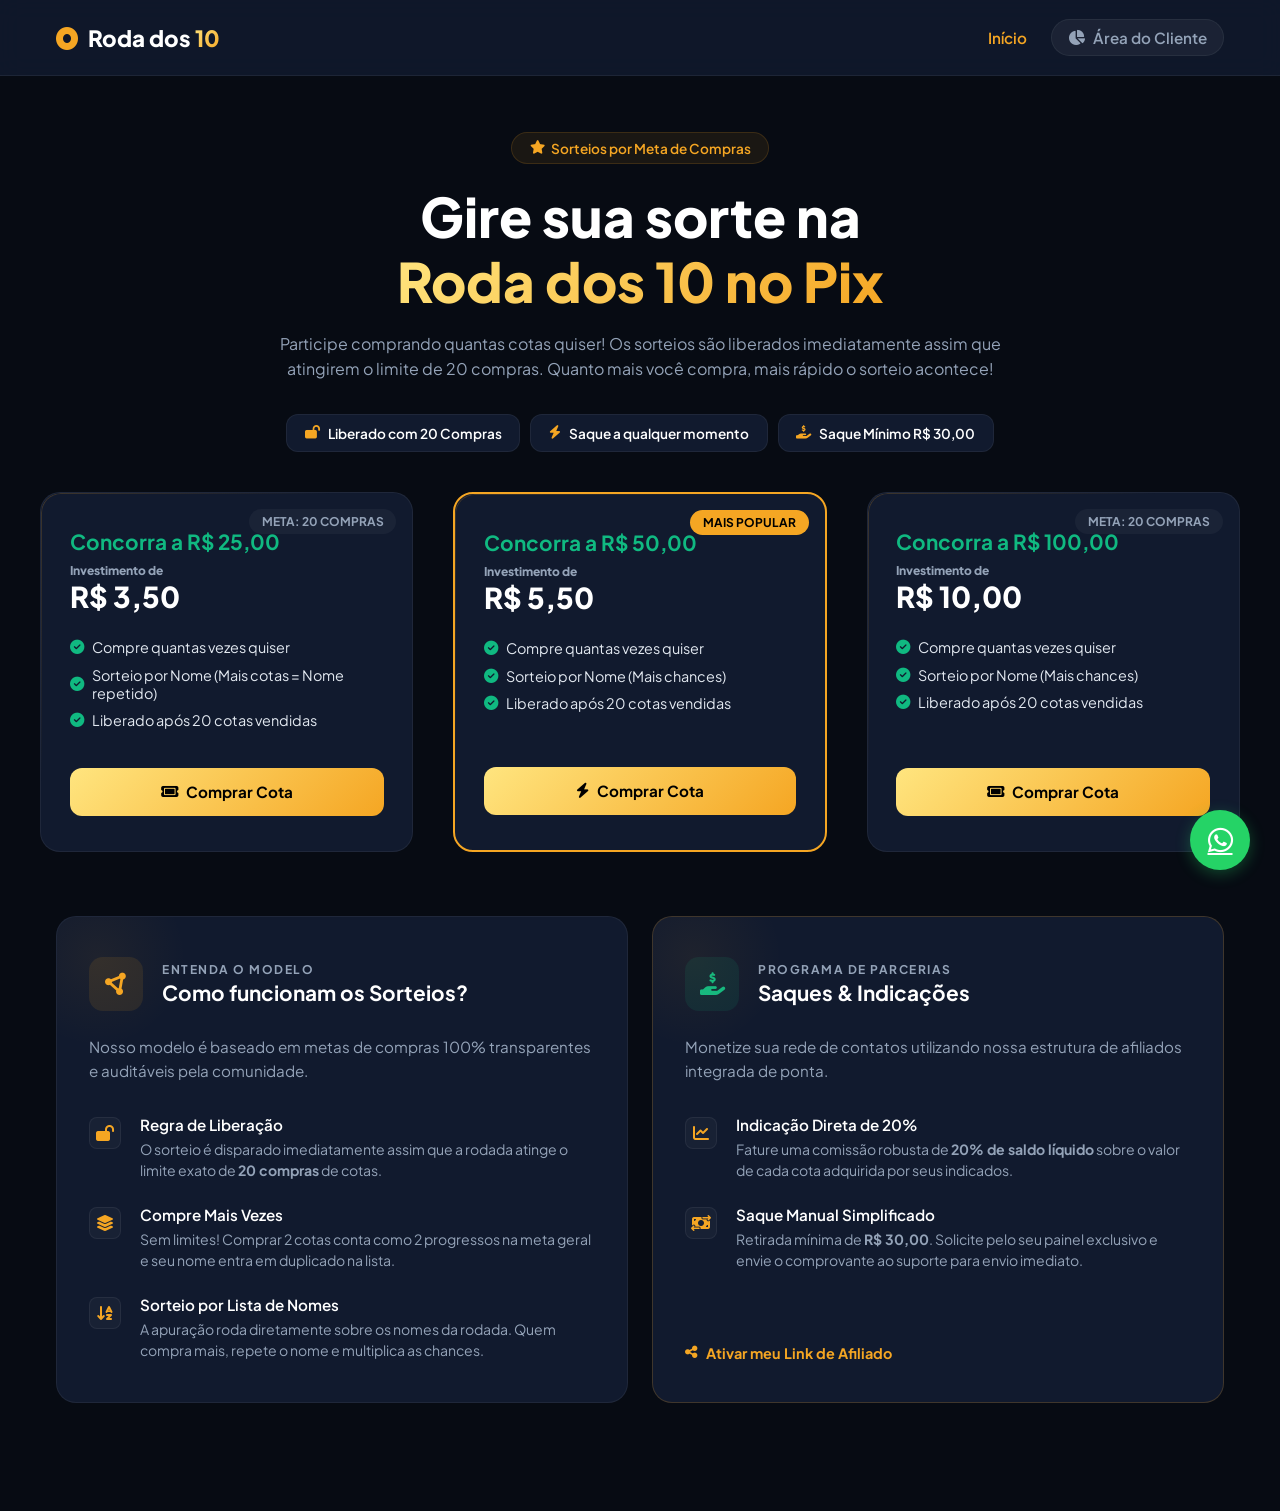
<file: index.html>
<!DOCTYPE html>
<html lang="pt-BR">
<head>
    <meta charset="UTF-8">
    <meta name="viewport" content="width=device-width, initial-scale=1.0">
    <title>Roda dos 10 — Sorteios Oficiais no Pix</title>
    <link rel="preconnect" href="https://fonts.googleapis.com">
    <link rel="preconnect" href="https://fonts.gstatic.com" crossorigin>
    <link href="https://fonts.googleapis.com/css2?family=Plus+Jakarta+Sans:wght@400;500;600;700;800&display=swap" rel="stylesheet">
    <link rel="stylesheet" href="https://cdnjs.cloudflare.com/ajax/libs/font-awesome/6.4.0/css/all.min.css">
    
    <style>
        /* ==========================================================================
           CONFIGURAÇÕES GERAIS / PALETA PREMIUM 
           ========================================================================== */
        :root {
            --bg-dark-base: #070B13;
            --bg-dark-card: #111A2E;
            --bg-dark-input: #1A2540;
            --primary-gold: linear-gradient(135deg, #FFE57F 0%, #F5A623 100%);
            --neon-green: #10B981;
            --text-white: #FFFFFF;
            --text-muted: #94A3B8;
            --border-soft: rgba(255, 255, 255, 0.06);
            --radius-premium: 20px;
            --transition-smooth: all 0.3s cubic-bezier(0.4, 0, 0.2, 1);
        }

        * {
            margin: 0;
            padding: 0;
            box-sizing: border-box;
            font-family: 'Plus Jakarta Sans', sans-serif;
        }

        body {
            background-color: var(--bg-dark-base);
            color: var(--text-white);
            overflow-x: hidden;
            padding-bottom: 60px;
            -webkit-font-smoothing: antialiased;
            -moz-osx-font-smoothing: grayscale;
            text-rendering: optimizeLegibility;
        }

        /* ==========================================================================
           HEADER / NAVBAR (UNIFICADA E PREMIUM)
           ========================================================================== */
        header, .navbar {
            background: rgba(17, 26, 46, 0.85);
            backdrop-filter: blur(12px);
            -webkit-backdrop-filter: blur(12px);
            border-bottom: 1px solid var(--border-soft);
            position: sticky;
            top: 0;
            z-index: 999;
            width: 100%;
        }

        .nav-container {
            max-width: 1200px;
            margin: 0 auto;
            padding: 1.2rem 1rem;
            display: flex;
            justify-content: space-between;
            align-items: center;
        }

        .logo {
            font-size: 1.4rem;
            font-weight: 800;
            color: var(--text-white);
        }

        .logo span {
            background: var(--primary-gold);
            -webkit-background-clip: text;
            -webkit-text-fill-color: transparent;
        }

        .logo i {
            color: #F5A623;
            margin-right: 6px;
        }

        .nav-menu {
            display: flex;
            align-items: center;
            gap: 1.5rem;
            list-style: none;
        }

        .nav-menu a {
            color: var(--text-muted);
            text-decoration: none;
            font-weight: 600;
            font-size: 0.95rem;
            transition: var(--transition-smooth);
            display: flex;
            align-items: center;
            gap: 8px;
        }

        .nav-menu a:hover, .nav-menu a.active {
            color: var(--text-white);
        }

        .nav-menu a.active {
            color: #F5A623;
        }

        .logout-link {
            color: #EF4444 !important;
        }
        .logout-link:hover {
            opacity: 0.8;
        }

        .btn-dashboard-nav {
            background: rgba(255, 255, 255, 0.05);
            padding: 0.5rem 1rem;
            border-radius: 50px;
            border: 1px solid var(--border-soft);
        }

        /* ==========================================================================
           ESTRUTURA DE LAYOUT PARA O NOVO PAINEL (DASHBOARD, AFILIADOS, PERFIL)
           ========================================================================== */
        .main-layout {
            max-width: 1200px;
            margin: 2.5rem auto;
            padding: 0 1rem;
        }

        .page-header {
            margin-bottom: 2.5rem;
        }

        .page-header h1 {
            font-size: 2rem;
            font-weight: 800;
            margin-bottom: 0.4rem;
        }

        .page-header p {
            color: var(--text-muted);
            font-size: 0.95rem;
        }

        /* GRID DOS NOVOS CARDS DO ECOSSISTEMA */
        .dashboard-grid {
            display: grid;
            grid-template-columns: repeat(auto-fit, minmax(320px, 1fr));
            gap: 1.5rem;
            margin-bottom: 2rem;
        }

        .premium-card {
            background: var(--bg-dark-card);
            border: 1px solid var(--border-soft);
            border-radius: var(--radius-premium);
            padding: 2.2rem 2rem;
            position: relative;
            overflow: hidden;
            transition: var(--transition-smooth);
        }

        .premium-card:hover {
            border-color: rgba(245, 166, 35, 0.2);
            box-shadow: 0 15px 30px rgba(0, 0, 0, 0.3);
        }

        .premium-card h3 {
            font-size: 1.1rem;
            font-weight: 700;
            color: var(--text-muted);
            margin-bottom: 0.5rem;
            display: flex;
            align-items: center;
            gap: 10px;
        }

        .premium-card h2 {
            font-size: 2.4rem;
            font-weight: 800;
            color: var(--text-white);
            margin-bottom: 0.5rem;
        }

        .card-icon {
            font-size: 1.8rem;
            color: #F5A623;
            margin-bottom: 1rem;
        }

        .card-detail {
            font-size: 0.8rem;
            color: var(--neon-green);
            font-weight: 600;
        }

        .text-center {
            text-align: center;
        }

        /* ==========================================================================
           HERO SECTION & LANDING PAGE ELEMENTS
           ========================================================================== */
        .hero-container {
            max-width: 800px;
            margin: 3.5rem auto 2.5rem auto;
            text-align: center;
            padding: 0 1rem;
        }

        .hero-badge {
            background: rgba(245, 166, 35, 0.08);
            color: #F5A623;
            padding: 0.4rem 1.1rem;
            border-radius: 50px;
            font-size: 0.85rem;
            font-weight: 600;
            border: 1px solid rgba(245, 166, 35, 0.15);
            display: inline-flex;
            align-items: center;
            gap: 6px;
            margin-bottom: 1.25rem;
        }

        .hero-container h1 {
            font-size: 2.4rem;
            font-weight: 800;
            line-height: 1.2;
            margin-bottom: 1rem;
        }

        .hero-container h1 span {
            background: var(--primary-gold);
            -webkit-background-clip: text;
            -webkit-text-fill-color: transparent;
        }

        .hero-container p {
            color: var(--text-muted);
            font-size: 1rem;
            line-height: 1.6;
            margin-bottom: 2rem;
        }

        .features-badges {
            display: flex;
            justify-content: center;
            gap: 10px;
            flex-wrap: wrap;
        }

        .f-badge {
            background: var(--bg-dark-card);
            border: 1px solid var(--border-soft);
            padding: 0.6rem 1.1rem;
            border-radius: 12px;
            font-size: 0.85rem;
            font-weight: 600;
            display: flex;
            align-items: center;
            gap: 8px;
        }

        .f-badge i {
            color: #F5A623;
        }

        /* CARDS DE SORTEIO GRID */
        .grid-sorteios {
            max-width: 1200px;
            margin: 0 auto 4rem auto;
            padding: 0 1rem;
            display: grid;
            grid-template-columns: repeat(auto-fit, minmax(280px, 1fr));
            gap: 1.5rem;
        }

        .sorteio-card {
            background: var(--bg-dark-card);
            border: 1px solid var(--border-soft);
            border-radius: var(--radius-premium);
            padding: 2.2rem 1.8rem;
            position: relative;
            overflow: hidden;
            transition: var(--transition-smooth);
            display: flex;
            flex-direction: column;
        }

        .sorteio-card:hover {
            transform: translateY(-5px);
            border-color: rgba(245, 166, 35, 0.25);
            box-shadow: 0 20px 40px rgba(0, 0, 0, 0.4);
        }

        .sorteio-card.featured {
            border: 2px solid #F5A623;
        }

        .card-badge {
            position: absolute;
            top: 1rem;
            right: 1rem;
            background: rgba(255, 255, 255, 0.04);
            padding: 0.3rem 0.8rem;
            border-radius: 50px;
            font-size: 0.75rem;
            font-weight: 700;
            text-transform: uppercase;
            color: var(--text-muted);
        }

        .sorteio-card.featured .card-badge {
            background: #F5A623;
            color: #000;
        }

        .card-title {
            font-size: 1.3rem;
            font-weight: 700;
            margin-bottom: 0.5rem;
            color: var(--neon-green);
        }

        .card-price {
            font-size: 1.8rem;
            font-weight: 800;
            margin-bottom: 1.5rem;
        }

        .card-price span {
            display: block;
            font-size: 0.75rem;
            color: var(--text-muted);
        }

        .card-benefits {
            list-style: none;
            margin-bottom: 1.8rem;
            flex-grow: 1;
        }

        .card-benefits li {
            font-size: 0.9rem;
            color: #E2E8F0;
            margin-bottom: 0.6rem;
            display: flex;
            align-items: center;
            gap: 8px;
        }

        .card-benefits li i {
            color: var(--neon-green);
        }

        /* BOTÕES GERAIS */
        .btn-primary {
            width: 100%;
            background: var(--primary-gold);
            color: #000;
            border: none;
            padding: 0.9rem;
            border-radius: 12px;
            font-weight: 700;
            font-size: 0.95rem;
            cursor: pointer;
            display: flex;
            justify-content: center;
            align-items: center;
            gap: 8px;
            transition: var(--transition-smooth);
            position: relative;
            overflow: hidden;
        }

        .btn-primary:hover {
            box-shadow: 0 0 20px rgba(245, 166, 35, 0.4);
            transform: translateY(-2px);
        }

        /* ==========================================================================
           SEÇÃO DE REGRAS E AFILIADOS
           ========================================================================== */
        .rules-section {
            max-width: 1200px;
            margin: 0 auto 3rem auto;
            padding: 0 1rem;
            display: flex;
            justify-content: center;
        }

        .rules-container {
            width: 100%;
            display: grid;
            grid-template-columns: repeat(2, 1fr);
            gap: 1.5rem;
        }

        .rule-card {
            position: relative;
            background: var(--bg-dark-card);
            border: 1px solid var(--border-soft);
            border-radius: var(--radius-premium);
            padding: 2.5rem 2rem;
            overflow: hidden;
            display: flex;
            flex-direction: column;
            transition: var(--transition-smooth);
        }

        .rule-card:hover {
            transform: translateY(-4px);
            border-color: rgba(245, 166, 35, 0.3);
            box-shadow: 0 20px 40px rgba(0, 0, 0, 0.4);
        }

        .rule-card.featured-border {
            border-color: rgba(245, 166, 35, 0.2);
        }

        .rule-card.featured-border:hover {
            border-color: #F5A623;
        }

        .card-glow-effect {
            position: absolute;
            top: -50px;
            left: -50px;
            width: 180px;
            height: 180px;
            background: radial-gradient(circle, rgba(245,166,35,0.06) 0%, rgba(0,0,0,0) 70%);
            pointer-events: none;
        }

        .rule-card-header {
            display: flex;
            align-items: center;
            gap: 1.2rem;
            margin-bottom: 1.5rem;
        }

        .icon-wrapper {
            width: 54px;
            height: 54px;
            border-radius: 14px;
            display: flex;
            align-items: center;
            justify-content: center;
            font-size: 1.4rem;
            flex-shrink: 0;
        }

        .circle-gold {
            background: rgba(245, 166, 35, 0.1);
            color: #F5A623;
        }

        .circle-green {
            background: rgba(16, 185, 129, 0.1);
            color: var(--neon-green);
        }

        .header-titles span {
            display: block;
            font-size: 0.75rem;
            text-transform: uppercase;
            letter-spacing: 1.5px;
            color: var(--text-muted);
            font-weight: 700;
            margin-bottom: 2px;
        }

        .header-titles h3 {
            font-size: 1.3rem;
            color: var(--text-white);
            font-weight: 700;
        }

        .rule-intro {
            font-size: 0.95rem;
            color: var(--text-muted);
            line-height: 1.6;
            margin-bottom: 2rem;
        }

        .features-list {
            display: flex;
            flex-direction: column;
            gap: 1.5rem;
            flex-grow: 1;
        }

        .feature-item {
            display: flex;
            gap: 1.2rem;
            align-items: flex-start;
        }

        .item-icon {
            font-size: 1rem;
            color: #F5A623;
            margin-top: 2px;
            background: rgba(255,255,255,0.03);
            width: 32px;
            height: 32px;
            display: flex;
            align-items: center;
            justify-content: center;
            border-radius: 8px;
            border: 1px solid var(--border-soft);
            flex-shrink: 0;
        }

        .item-text h4 {
            font-size: 0.95rem;
            color: var(--text-white);
            font-weight: 600;
            margin-bottom: 0.3rem;
        }

        .item-text p {
            font-size: 0.88rem;
            color: var(--text-muted);
            line-height: 1.5;
        }

        .card-action-footer {
            margin-top: 1.5rem;
        }

        .btn-secondary-action {
            display: inline-flex;
            align-items: center;
            gap: 8px;
            color: #F5A623;
            text-decoration: none;
            font-weight: 700;
            font-size: 0.9rem;
            transition: var(--transition-smooth);
        }

        .btn-secondary-action:hover {
            opacity: 0.8;
        }

        /* FORMULÁRIOS E INPUTS */
        .input-block { margin-bottom: 1.2rem; text-align: left; }
        .input-block label { display: block; font-size: 0.85rem; color: var(--text-muted); margin-bottom: 0.4rem; font-weight: 500; }
        
        .input-block input {
            width: 100%;
            background: var(--bg-dark-input);
            border: 1px solid var(--border-soft);
            padding: 0.9rem;
            border-radius: 10px;
            color: #FFF;
            outline: none;
            transition: var(--transition-smooth);
        }
        
        .input-block input:focus {
            border-color: #F5A623;
            background: #1e2a4a;
            box-shadow: 0 0 0 4px rgba(245, 166, 35, 0.1);
        }

        /* CONTROLES DE QUANTIDADE DO MODAL */
        .quantity-control {
            display: flex;
            align-items: center;
            gap: 15px;
            margin-top: 10px;
        }

        .qty-btn {
            background: var(--bg-dark-input);
            border: 1px solid var(--border-soft);
            color: var(--text-white);
            padding: 0.5rem 1rem;
            border-radius: 8px;
            cursor: pointer;
            font-weight: 700;
            transition: var(--transition-smooth);
        }
        
        .qty-btn:hover {
            background: rgba(255, 255, 255, 0.1);
        }

        #qty-display {
            font-weight: 800;
            font-size: 1.2rem;
            min-width: 30px;
            text-align: center;
        }

        .total-row {
            margin: 20px 0;
            padding: 1rem;
            background: rgba(255, 255, 255, 0.03);
            border-radius: 10px;
            display: flex;
            justify-content: space-between;
            align-items: center;
            font-weight: 700;
            border: 1px solid var(--border-soft);
        }

        .btn-submit-order {
            width: 100%;
            background: var(--neon-green);
            color: #000;
            border: none;
            padding: 1rem;
            border-radius: 12px;
            font-weight: 800;
            cursor: pointer;
            display: flex;
            justify-content: center;
            align-items: center;
            gap: 8px;
            transition: var(--transition-smooth);
        }

        .btn-submit-order:hover {
            opacity: 0.9;
            box-shadow: 0 0 15px rgba(16, 185, 129, 0.4);
        }

        /* ==========================================================================
           FLOATING & MODAL & TOAST SYSTEM
           ========================================================================== */
        .modal-backdrop {
            display: none;
            position: fixed;
            top: 0; left: 0;
            width: 100%; height: 100%;
            background: rgba(7, 11, 19, 0.85);
            backdrop-filter: blur(10px);
            -webkit-backdrop-filter: blur(10px);
            z-index: 9999;
            justify-content: center;
            align-items: center;
            padding: 20px;
        }

        .modal-backdrop.active {
            display: flex;
        }

        .modal-card {
            width: 100%;
            max-width: 450px;
            background: #111A2E;
            border: 1px solid var(--border-soft);
            border-radius: var(--radius-premium);
            padding: 2.2rem 2rem;
            position: relative;
            box-shadow: 0 25px 50px -12px rgba(0, 0, 0, 0.5);
            animation: modalSlideIn 0.3s cubic-bezier(0.4, 0, 0.2, 1);
        }

        @keyframes modalSlideIn {
            from { opacity: 0; transform: translateY(20px); }
            to { opacity: 1; transform: translateY(0); }
        }

        .modal-header h2 {
            font-size: 1.6rem;
            font-weight: 800;
            margin-bottom: 0.3rem;
        }

        .modal-header p {
            color: var(--text-muted);
            font-size: 0.9rem;
            margin-bottom: 1.5rem;
        }

        .modal-close-btn {
            position: absolute;
            top: 1.2rem; right: 1.2rem;
            background: none; border: none;
            color: var(--text-muted);
            font-size: 1.2rem; cursor: pointer;
            transition: var(--transition-smooth);
        }
        
        .modal-close-btn:hover {
            color: var(--text-white);
        }

        /* Toast Notification System */
        .toast-wrapper {
            position: fixed;
            top: -100px;
            left: 50%;
            transform: translateX(-50%);
            background: #111A2E;
            border-left: 4px solid var(--neon-green);
            padding: 1rem 1.5rem;
            border-radius: 10px;
            display: flex;
            align-items: center;
            gap: 12px;
            z-index: 99999;
            width: calc(100% - 2rem);
            max-width: 400px;
            opacity: 0;
            transition: transform 0.4s cubic-bezier(0.175, 0.885, 0.32, 1.275), opacity 0.3s;
            box-shadow: 0 10px 30px rgba(0,0,0,0.5);
            border: 1px solid var(--border-soft);
        }

        .toast-wrapper.active { 
            top: 20px; 
            opacity: 1; 
            transform: translateX(-50%) translateY(0); 
        }

        .toast-wrapper span {
            font-size: 0.9rem;
            font-weight: 600;
            color: var(--text-white);
        }

        /* Botão Flutuante WhatsApp */
        .float-suporte {
            position: fixed;
            bottom: 30px;
            right: 30px;
            background: #25D366;
            color: #fff;
            width: 60px;
            height: 60px;
            border-radius: 50%;
            display: flex;
            align-items: center;
            justify-content: center;
            font-size: 1.8rem;
            box-shadow: 0 4px 15px rgba(37, 211, 102, 0.3);
            transition: var(--transition-smooth);
            z-index: 1000;
        }

        .float-suporte:hover {
            transform: scale(1.1) rotate(10deg);
            box-shadow: 0 8px 25px rgba(37, 211, 102, 0.5);
        }

        /* Bordas brilhantes nos cards */
        .premium-card::before, .sorteio-card::before {
            content: "";
            position: absolute;
            top: 0; left: 0; right: 0; bottom: 0;
            border-radius: var(--radius-premium);
            padding: 1px;
            background: linear-gradient(135deg, rgba(245, 166, 35, 0.2), transparent 40%);
            -webkit-mask: linear-gradient(#fff 0 0) content-box, linear-gradient(#fff 0 0);
            mask: linear-gradient(#fff 0 0) content-box, linear-gradient(#fff 0 0);
            -webkit-mask-composite: xor;
            mask-composite: exclude;
            pointer-events: none;
        }

        /* ==========================================================================
           RESPONSIVIDADE COMPLETA (MEDIA QUERIES)
           ========================================================================== */
        @media (max-width: 992px) {
            .rules-container {
                grid-template-columns: 1fr;
            }
        }

        @media (max-width: 768px) {
            .nav-container {
                flex-direction: column;
                gap: 1rem;
                padding: 1rem;
            }
            .nav-menu {
                gap: 1rem;
                flex-wrap: wrap;
                justify-content: center;
            }
            .dashboard-grid {
                grid-template-columns: 1fr;
            }
            .page-header {
                text-align: center;
            }
        }

        @media (min-width: 768px) {
            .hero-container h1 { font-size: 3.4rem; }
            .grid-sorteios { padding: 0; }
        }

        @media (min-width: 1200px) {
            .grid-sorteios {
                grid-template-columns: repeat(3, 1fr);
                gap: 2.5rem;
            }
        }
    </style>
</head>
<body>

    <header>
        <div class="nav-container">
            <div class="logo">
                <i class="fa-solid fa-circle-dot"></i> Roda dos <span>10</span>
            </div>
            <nav class="nav-menu">
                <a href="index.html" class="active">Início</a>
                <a href="login.html" class="btn-dashboard-nav"><i class="fa-solid fa-chart-pie"></i> Área do Cliente</a>
            </nav>
        </div>
    </header>

    <section class="hero-container">
        <span class="hero-badge"><i class="fa-solid fa-star"></i> Sorteios por Meta de Compras</span>
        <h1>Gire sua sorte na <br><span>Roda dos 10 no Pix</span></h1>
        <p>Participe comprando quantas cotas quiser! Os sorteios são liberados imediatamente assim que atingirem o limite de 20 compras. Quanto mais você compra, mais rápido o sorteio acontece!</p>
         
        <div class="features-badges">
            <div class="f-badge"><i class="fa-solid fa-lock-open"></i> Liberado com 20 Compras</div>
            <div class="f-badge"><i class="fa-solid fa-bolt"></i> Saque a qualquer momento</div>
            <div class="f-badge"><i class="fa-solid fa-hand-holding-dollar"></i> Saque Mínimo R$ 30,00</div>
        </div>
    </section>

    <main class="grid-sorteios">
        <div class="sorteio-card">
            <div class="card-badge">Meta: 20 Compras</div>
            <div class="card-title">Concorra a R$ 25,00</div>
            <div class="card-price"><span>Investimento de</span> R$ 3,50</div>
            <ul class="card-benefits">
                <li><i class="fa-solid fa-circle-check"></i> Compre quantas vezes quiser</li>
                <li><i class="fa-solid fa-circle-check"></i> Sorteio por Nome (Mais cotas = Nome repetido)</li>
                <li><i class="fa-solid fa-circle-check"></i> Liberado após 20 cotas vendidas</li>
            </ul>
            <button class="btn-primary" onclick="openPurchaseModal('Cota Bronze', '3,50', '25,00')">
                <i class="fa-solid fa-ticket"></i> Comprar Cota
            </button>
        </div>

        <div class="sorteio-card featured">
            <div class="card-badge">Mais Popular</div>
            <div class="card-title">Concorra a R$ 50,00</div>
            <div class="card-price"><span>Investimento de</span> R$ 5,50</div>
            <ul class="card-benefits">
                <li><i class="fa-solid fa-circle-check"></i> Compre quantas vezes quiser</li>
                <li><i class="fa-solid fa-circle-check"></i> Sorteio por Nome (Mais chances)</li>
                <li><i class="fa-solid fa-circle-check"></i> Liberado após 20 cotas vendidas</li>
            </ul>
            <button class="btn-primary" onclick="openPurchaseModal('Cota Prata', '5,50', '50,00')">
                <i class="fa-solid fa-bolt"></i> Comprar Cota
            </button>
        </div>

        <div class="sorteio-card">
            <div class="card-badge">Meta: 20 Compras</div>
            <div class="card-title">Concorra a R$ 100,00</div>
            <div class="card-price"><span>Investimento de</span> R$ 10,00</div>
            <ul class="card-benefits">
                <li><i class="fa-solid fa-circle-check"></i> Compre quantas vezes quiser</li>
                <li><i class="fa-solid fa-circle-check"></i> Sorteio por Nome (Mais chances)</li>
                <li><i class="fa-solid fa-circle-check"></i> Liberado após 20 cotas vendidas</li>
            </ul>
            <button class="btn-primary" onclick="openPurchaseModal('Cota Ouro', '10,00', '100,00')">
                <i class="fa-solid fa-ticket"></i> Comprar Cota
            </button>
        </div>
    </main>

    <section class="rules-section">
        <div class="rules-container">
            
            <div class="rule-card">
                <div class="card-glow-effect"></div>
                <div class="rule-card-header">
                    <div class="icon-wrapper circle-gold">
                        <i class="fa-solid fa-circle-nodes"></i>
                    </div>
                    <div class="header-titles">
                        <span>Entenda o Modelo</span>
                        <h3>Como funcionam os Sorteios?</h3>
                    </div>
                </div>
                
                <p class="rule-intro">Nosso modelo é baseado em metas de compras 100% transparentes e auditáveis pela comunidade.</p>
                
                <div class="features-list">
                    <div class="feature-item">
                        <div class="item-icon"><i class="fa-solid fa-lock-open"></i></div>
                        <div class="item-text">
                            <h4>Regra de Liberação</h4>
                            <p>O sorteio é disparado imediatamente assim que a rodada atinge o limite exato de <strong>20 compras</strong> de cotas.</p>
                        </div>
                    </div>
                    
                    <div class="feature-item">
                        <div class="item-icon"><i class="fa-solid fa-layer-group"></i></div>
                        <div class="item-text">
                            <h4>Compre Mais Vezes</h4>
                            <p>Sem limites! Comprar 2 cotas conta como 2 progressos na meta geral e seu nome entra em duplicado na lista.</p>
                        </div>
                    </div>
                    
                    <div class="feature-item">
                        <div class="item-icon"><i class="fa-solid fa-arrow-down-a-z"></i></div>
                        <div class="item-text">
                            <h4>Sorteio por Lista de Nomes</h4>
                            <p>A apuração roda diretamente sobre os nomes da rodada. Quem compra mais, repete o nome e multiplica as chances.</p>
                        </div>
                    </div>
                </div>
            </div>

            <div class="rule-card featured-border">
                <div class="card-glow-effect accent-glow"></div>
                <div class="rule-card-header">
                    <div class="icon-wrapper circle-green">
                        <i class="fa-solid fa-hand-holding-dollar"></i>
                    </div>
                    <div class="header-titles">
                        <span>Programa de Parcerias</span>
                        <h3>Saques & Indicações</h3>
                    </div>
                </div>
                
                <p class="rule-intro">Monetize sua rede de contatos utilizando nossa estrutura de afiliados integrada de ponta.</p>
                
                <div class="features-list">
                    <div class="feature-item">
                        <div class="item-icon comissao-icon"><i class="fa-solid fa-chart-line"></i></div>
                        <div class="item-text">
                            <h4>Indicação Direta de 20%</h4>
                            <p>Fature uma comissão robusta de <strong>20% de saldo líquido</strong> sobre o valor de cada cota adquirida por seus indicados.</p>
                        </div>
                    </div>
                    
                    <div class="feature-item">
                        <div class="item-icon"><i class="fa-solid fa-money-bill-transfer"></i></div>
                        <div class="item-text">
                            <h4>Saque Manual Simplificado</h4>
                            <p>Retirada mínima de <strong>R$ 30,00</strong>. Solicite pelo seu painel exclusivo e envie o comprovante ao suporte para envio imediato.</p>
                        </div>
                    </div>
                </div>

                <div class="card-action-footer">
                    <a href="login.html" class="btn-secondary-action">
                        <i class="fa-solid fa-share-nodes"></i> Ativar meu Link de Afiliado
                    </a>
                </div>
            </div>

        </div>
    </section>

    <a href="https://wa.me/639759981028" target="_blank" class="float-suporte"><i class="fa-brands fa-whatsapp"></i></a>

    <div class="modal-backdrop" id="purchaseModal">
        <div class="modal-card">
            <button class="modal-close-btn" onclick="closePurchaseModal()"><i class="fa-solid fa-xmark"></i></button>
            <div class="modal-header">
                <h2 id="modalPlanTitle">Adquirir Cota</h2>
                <p id="modalPlanDesc">Carregando detalhes do plano...</p>
            </div>
            <div class="modal-body">
                <div class="input-block">
                    <label for="client-name">Seu Nome Completo (Usado no Sorteio)</label>
                    <input type="text" id="client-name" placeholder="Ex: José Lucas">
                </div>
                <div class="input-block">
                    <label>Quantidade de Cotas (Acelera a meta de liberação)</label>
                    <div class="quantity-control">
                        <button class="qty-btn" onclick="changeQuantity(-1)">-</button>
                        <span id="qty-display">1</span>
                        <button class="qty-btn" onclick="changeQuantity(1)">+</button>
                    </div>
                </div>
                <div class="total-row">
                    <span>Total a Pagar:</span>
                    <span id="total-display">R$ 0,00</span>
                </div>
                <button class="btn-submit-order" onclick="confirmPurchase()"><i class="fa-solid fa-paper-plane"></i> Enviar Pedido via WhatsApp</button>
            </div>
        </div>
    </div>

    <div class="toast-wrapper" id="toastNotification">
        <i class="fa-solid fa-circle-check" id="toastIcon"></i>
        <span id="toastMsg">Sucesso!</span>
    </div>

    <script>
        // ==========================================
        // CONTROLE DE ESTADOS DO APP (RODA DOS 10)
        // ==========================================
        let pricePerUnit = 0;
        let prizeValue = 0;
        let currentTicketName = "";
        let currentQuantity = 1;

        // ==========================================
        // SISTEMA DE MEMÓRIA LOCAL (LOCALSTORAGE)
        // ==========================================
        function getLocalData() {
            let data = localStorage.getItem("roda_dos_10_data");
            if (!data) {
                data = { balance: 0.00, purchasedTicketsCount: 0, globalPoolCount: 6 };
                localStorage.setItem("roda_dos_10_data", JSON.stringify(data));
                return data;
            }
            let parsed = JSON.parse(data);
            if (parsed.globalPoolCount === undefined) parsed.globalPoolCount = 6;
            return parsed;
        }

        function saveLocalData(data) {
            localStorage.setItem("roda_dos_10_data", JSON.stringify(data));
            updateDashboardMetrics();
        }

        // ==========================================
        // ATUALIZA INTERFACE DO DASHBOARD E PROGRESSO
        // ==========================================
        function updateDashboardMetrics() {
            const balanceEl = document.getElementById("dash-balance");
            const ticketsEl = document.getElementById("dash-tickets");
            const progressFill = document.getElementById("meta-progress-fill");
            const progressText = document.getElementById("meta-text-count");
            
            const data = getLocalData();

            if (balanceEl) balanceEl.innerText = `R$ ${data.balance.toFixed(2).replace(".", ",")}`;
            if (ticketsEl) ticketsEl.innerText = data.purchasedTicketsCount;

            let currentPool = data.globalPoolCount;
            if (currentPool > 20) currentPool = 20;
            
            const percentage = (currentPool / 20) * 100;
            
            if (progressFill) progressFill.style.width = `${percentage}%`;
            if (progressText) progressText.innerText = `${currentPool} / 20 Compras`;
        }

        // ==========================================
        // FUNÇÕES DO MODAL PREMIUM DE COMPRA
        // ==========================================
        function openPurchaseModal(name, price, prize) {
            currentTicketName = name;
            pricePerUnit = parseFloat(price.toString().replace(",", "."));
            prizeValue = parseFloat(prize.toString().replace(",", "."));
            currentQuantity = 1;

            const nameEl = document.getElementById("modalPlanTitle");
            const clientNameInput = document.getElementById("client-name");

            if (nameEl) nameEl.innerText = `Adquirir ${name}`;
            if (clientNameInput) clientNameInput.value = "";

            recalculateTotal();
            
            const modal = document.getElementById("purchaseModal");
            if (modal) modal.classList.add("active");
        }

        function closePurchaseModal() {
            const modal = document.getElementById("purchaseModal");
            if (modal) modal.classList.remove("active");
        }

        function changeQuantity(factor) {
            currentQuantity += factor;
            if (currentQuantity < 1) currentQuantity = 1;
            recalculateTotal();
        }

        function recalculateTotal() {
            const qtyDisplay = document.getElementById("qty-display");
            const totalDisplay = document.getElementById("total-display");
            const descEl = document.getElementById("modalPlanDesc");
            
            if (qtyDisplay) qtyDisplay.innerText = currentQuantity;
            
            const finalPrice = pricePerUnit * currentQuantity;
            if (totalDisplay) totalDisplay.innerText = `R$ ${finalPrice.toFixed(2).replace(".", ",")}`;
            
            if (descEl) {
                descEl.innerHTML = `Você está adquirindo <strong>${currentQuantity} cota(s)</strong> para o plano <strong>${currentTicketName}</strong>.<br>` + 
                                   `Seu nome será inserido <strong>${currentQuantity} vezes</strong> no sorteio assim que a meta de 20 compras da rodada for atingida!`;
            }
        }

        // ==========================================
        // ENVIO DE PEDIDO VIA WHATSAPP (COMPRA)
        // ==========================================
        function confirmPurchase() {
            const clientNameInput = document.getElementById("client-name");
            const clientName = clientNameInput ? clientNameInput.value.trim() : "";

            if (!clientName) {
                fireToast("Por favor, preencha seu nome completo para o sorteio.", true);
                return;
            }

            const finalValueStr = (pricePerUnit * currentQuantity).toFixed(2).replace(".", ",");
            
            const textMessage = 
                `🎯 *RODA DOS 10 - NOVO PEDIDO DE COTAS* 🎯\n\n` +
                `👤 *Nome do Participante:* ${clientName}\n` +
                `🎫 *Plano Escolhido:* ${currentTicketName}\n` +
                `🔢 *Quantidade Adquirida:* ${currentQuantity} Cota(s)\n` +
                `📈 *Impacto na Rodada:* Conta como +${currentQuantity} compras na meta total!\n` +
                `💰 *Valor Total do Pedido:* R$ ${finalValueStr}\n\n` +
                `🍀 *Regra do Sorteio:* O nome desse usuário será repetido *${currentQuantity} vezes* nas urnas assim que o plano bater o limite de 20 compras! Aguardando liberação.`;

            let data = getLocalData();
            data.purchasedTicketsCount += currentQuantity;
            data.globalPoolCount += currentQuantity;
            saveLocalData(data);

            fireToast("Cota gerada! Abrindo chat do suporte...");
            
            setTimeout(() => {
                window.open(`https://wa.me/639759981028?text=${encodeURIComponent(textMessage)}`, '_blank');
                closePurchaseModal();
            }, 1200);
        }

        // ==========================================
        // CONTROLE DO TOAST PREMIUM DESIGN
        // ==========================================
        function fireToast(message, isError = false) {
            const toast = document.getElementById("toastNotification");
            const icon = document.getElementById("toastIcon");
            const msgEl = document.getElementById("toastMsg");

            if (!toast || !msgEl) return;

            msgEl.innerText = message;

            if (isError) {
                toast.style.borderLeftColor = "#EF4444";
                if (icon) {
                    icon.className = "fa-solid fa-circle-xmark";
                    icon.style.color = "#EF4444";
                }
            } else {
                toast.style.borderLeftColor = "var(--neon-green)";
                if (icon) {
                    icon.className = "fa-solid fa-circle-check";
                    icon.style.color = "var(--neon-green)";
                }
            }

            toast.classList.add("active");
            setTimeout(() => {
                toast.classList.remove("active");
            }, 4000);
        }

        // Fecha o modal ao clicar na overlay escura
        window.addEventListener("click", function(event) {
            const backdrop = document.getElementById("purchaseModal");
            if (backdrop && event.target === backdrop) {
                closePurchaseModal();
            }
        });

        // Inicialização na montagem da viewport
        document.addEventListener("DOMContentLoaded", () => {
            updateDashboardMetrics();
        });
    </script>
</body>
</html>
</file>
